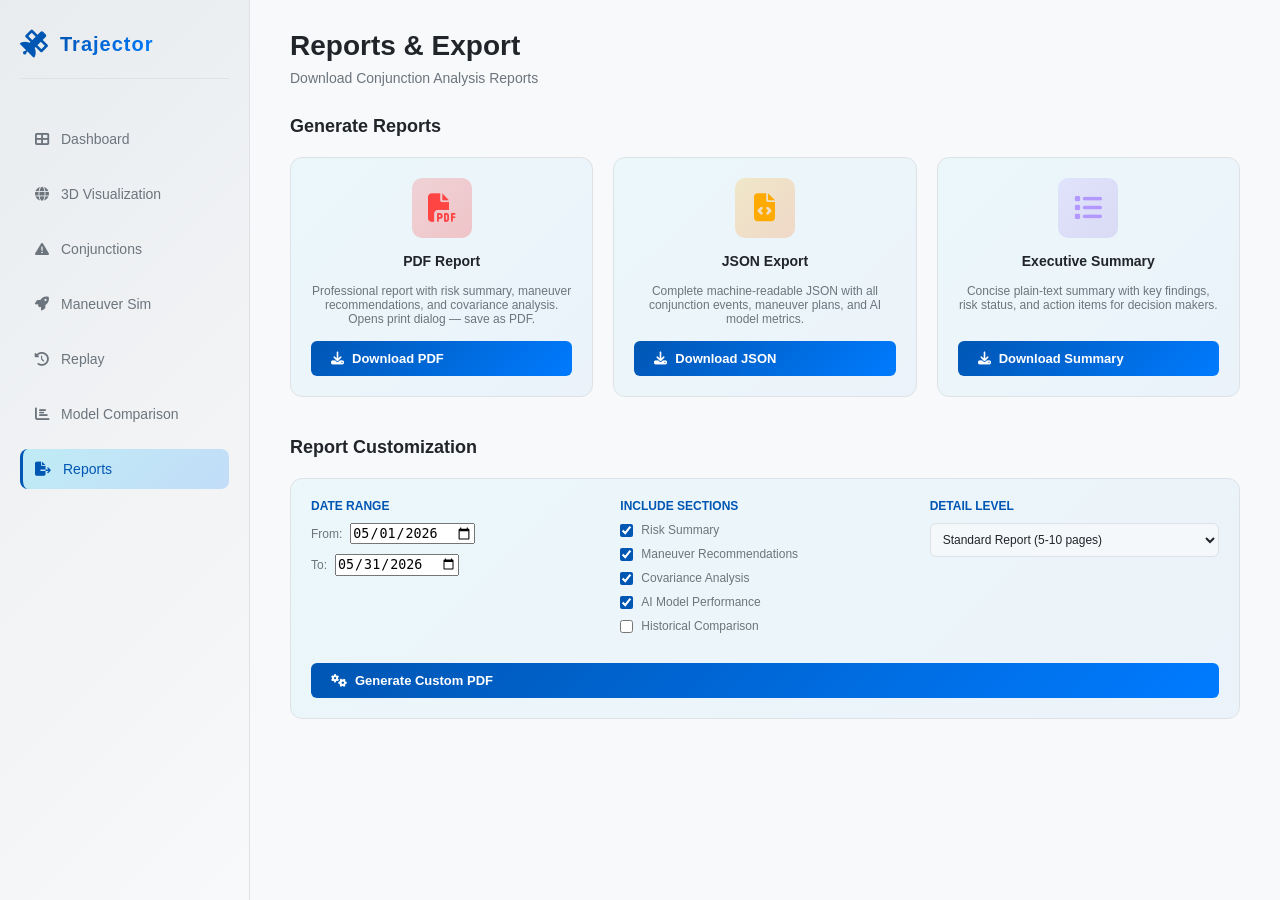
<file: frontend/pages/reports.html>
<!DOCTYPE html>
<html lang="en">
<head>
    <meta charset="UTF-8">
    <meta name="viewport" content="width=device-width, initial-scale=1.0">
    <title>Reports & Export - Trajector</title>
    <link rel="stylesheet" href="../css/main.css">
    <link rel="stylesheet" href="../css/constellation-reports.css">
    <link rel="stylesheet" href="https://cdnjs.cloudflare.com/ajax/libs/font-awesome/6.4.0/css/all.min.css">
</head>
<body>
    <div class="container-fluid">
        <nav class="sidebar">
            <div class="logo">
                <i class="fas fa-satellite"></i>
                <h1>Trajector</h1>
            </div>
            <ul class="nav-menu">
                <li><a href="../index.html"><i class="fas fa-th-large"></i> Dashboard</a></li>
                <li><a href="visualization.html"><i class="fas fa-globe"></i> 3D Visualization</a></li>
                <li><a href="conjunction-analysis.html"><i class="fas fa-exclamation-triangle"></i> Conjunctions</a></li>
                <li><a href="maneuver-simulator.html"><i class="fas fa-rocket"></i> Maneuver Sim</a></li>
                <li><a href="historical-replay.html"><i class="fas fa-history"></i> Replay</a></li>
                <li><a href="model-comparison.html"><i class="fas fa-chart-bar"></i> Model Comparison</a></li>
                <li><a href="reports.html" class="active"><i class="fas fa-file-export"></i> Reports</a></li>
            </ul>
        </nav>

        <main class="main-content">
            <header class="top-header">
                <div class="header-left">
                    <h2>Reports & Export</h2>
                    <p class="subtitle">Download Conjunction Analysis Reports</p>
                </div>
            </header>

            <!-- Report Generation — 3 cards only -->
            <section class="report-section">
                <h3>Generate Reports</h3>
                <div class="report-grid" style="grid-template-columns: repeat(3, 1fr);">
                    <div class="report-card">
                        <div class="report-icon pdf">
                            <i class="fas fa-file-pdf"></i>
                        </div>
                        <h4>PDF Report</h4>
                        <p>Professional report with risk summary, maneuver recommendations, and covariance analysis. Opens print dialog — save as PDF.</p>
                        <button class="btn-primary" onclick="generatePDFReport()">
                            <i class="fas fa-download"></i> Download PDF
                        </button>
                    </div>

                    <div class="report-card">
                        <div class="report-icon json">
                            <i class="fas fa-file-code"></i>
                        </div>
                        <h4>JSON Export</h4>
                        <p>Complete machine-readable JSON with all conjunction events, maneuver plans, and AI model metrics.</p>
                        <button class="btn-primary" onclick="generateJSONReport()">
                            <i class="fas fa-download"></i> Download JSON
                        </button>
                    </div>

                    <div class="report-card">
                        <div class="report-icon summary">
                            <i class="fas fa-list"></i>
                        </div>
                        <h4>Executive Summary</h4>
                        <p>Concise plain-text summary with key findings, risk status, and action items for decision makers.</p>
                        <button class="btn-primary" onclick="generateSummaryReport()">
                            <i class="fas fa-download"></i> Download Summary
                        </button>
                    </div>
                </div>
            </section>

            <!-- Report Customization -->
            <section class="customization-section">
                <h3>Report Customization</h3>
                <div class="customization-panel">
                    <div class="custom-group">
                        <h4>Date Range</h4>
                        <label>From: <input type="date" id="report-date-from" value="2026-05-01"></label>
                        <label>To: <input type="date" id="report-date-to" value="2026-05-31"></label>
                    </div>

                    <div class="custom-group">
                        <h4>Include Sections</h4>
                        <label><input type="checkbox" id="inc-risk" checked> Risk Summary</label>
                        <label><input type="checkbox" id="inc-maneuver" checked> Maneuver Recommendations</label>
                        <label><input type="checkbox" id="inc-cov" checked> Covariance Analysis</label>
                        <label><input type="checkbox" id="inc-ai" checked> AI Model Performance</label>
                        <label><input type="checkbox" id="inc-hist"> Historical Comparison</label>
                    </div>

                    <div class="custom-group">
                        <h4>Detail Level</h4>
                        <select id="detail-level">
                            <option value="executive">Executive Summary (1-2 pages)</option>
                            <option value="standard" selected>Standard Report (5-10 pages)</option>
                            <option value="detailed">Detailed Report (15-20 pages)</option>
                        </select>
                    </div>

                    <button class="btn-primary" onclick="generatePDFReport()">
                        <i class="fas fa-cogs"></i> Generate Custom PDF
                    </button>
                </div>
            </section>
        </main>
    </div>

    <script src="../js/utils.js"></script>
    <script src="../js/reports.js"></script>
</body>
</html>
</file>
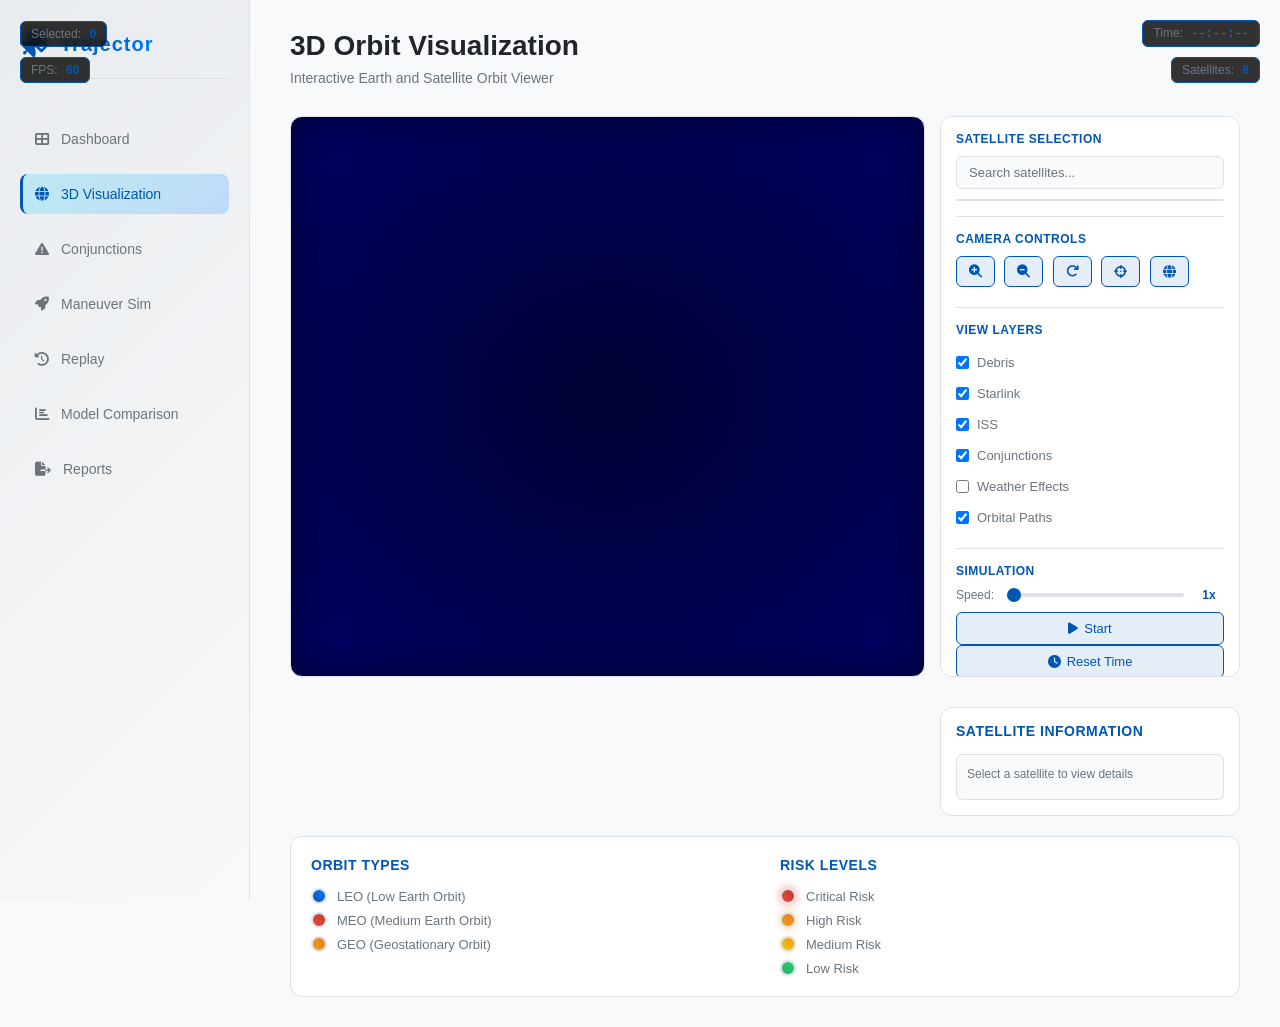
<file: frontend/pages/visualization.html>
<!DOCTYPE html>
<html lang="en">
<head>
    <meta charset="UTF-8">
    <meta name="viewport" content="width=device-width, initial-scale=1.0">
    <title>3D Visualization - Trajector</title>
    <link rel="stylesheet" href="../css/main.css">
    <link rel="stylesheet" href="../css/visualization.css">
    <link rel="stylesheet" href="https://cdnjs.cloudflare.com/ajax/libs/font-awesome/6.4.0/css/all.min.css">
</head>
<body>
    <div class="container-fluid">
        <!-- Sidebar Navigation (same as main) -->
        <nav class="sidebar">
            <div class="logo">
                <i class="fas fa-satellite"></i>
                <h1>Trajector</h1>
            </div>
            <ul class="nav-menu">
                <li><a href="../index.html"><i class="fas fa-th-large"></i> Dashboard</a></li>
                <li><a href="visualization.html" class="active"><i class="fas fa-globe"></i> 3D Visualization</a></li>
                <li><a href="conjunction-analysis.html"><i class="fas fa-exclamation-triangle"></i> Conjunctions</a></li>
                <li><a href="maneuver-simulator.html"><i class="fas fa-rocket"></i> Maneuver Sim</a></li>
                <li><a href="historical-replay.html"><i class="fas fa-history"></i> Replay</a></li>
                <li><a href="model-comparison.html"><i class="fas fa-chart-bar"></i> Model Comparison</a></li>
                <li><a href="reports.html"><i class="fas fa-file-export"></i> Reports</a></li>
            </ul>
        </nav>

        <main class="main-content">
            <header class="top-header">
                <div class="header-left">
                    <h2>3D Orbit Visualization</h2>
                    <p class="subtitle">Interactive Earth and Satellite Orbit Viewer</p>
                </div>
                <div class="header-right">
                    <div class="time-display" id="current-time"></div>
                </div>
            </header>

            <div class="visualization-container">
                <!-- 3D Canvas -->
                <div id="canvas-container" class="canvas-container"></div>

                <!-- Control Panel -->
                <div class="control-panel">
                    <!-- Satellite Search and Selection -->
                    <div class="panel-section">
                        <h4>Satellite Selection</h4>
                        <div class="search-container">
                            <input type="text" id="satellite-search" placeholder="Search satellites..." class="search-input">
                        </div>
                        <div id="satellite-list" class="satellite-list">
                            <!-- Satellite list will be populated by JavaScript -->
                        </div>
                    </div>

                    <!-- Camera Controls -->
                    <div class="panel-section">
                        <h4>Camera Controls</h4>
                        <button class="control-btn" id="btn-zoom-in" title="Zoom In">
                            <i class="fas fa-search-plus"></i>
                        </button>
                        <button class="control-btn" id="btn-zoom-out" title="Zoom Out">
                            <i class="fas fa-search-minus"></i>
                        </button>
                        <button class="control-btn" id="btn-rotate-reset" title="Reset View">
                            <i class="fas fa-redo"></i>
                        </button>
                        <button class="control-btn" id="btn-follow-satellite" title="Follow Satellite">
                            <i class="fas fa-crosshairs"></i>
                        </button>
                        <button class="control-btn" id="btn-earth-view" title="Earth View">
                            <i class="fas fa-globe"></i>
                        </button>
                    </div>

                    <!-- View Layers -->
                    <div class="panel-section">
                        <h4>View Layers</h4>
                        <label class="checkbox-label">
                            <input type="checkbox" id="layer-debris" checked>
                            <span>Debris</span>
                        </label>
                        <label class="checkbox-label">
                            <input type="checkbox" id="layer-starlink" checked>
                            <span>Starlink</span>
                        </label>
                        <label class="checkbox-label">
                            <input type="checkbox" id="layer-iss" checked>
                            <span>ISS</span>
                        </label>
                        <label class="checkbox-label">
                            <input type="checkbox" id="layer-conjunctions" checked>
                            <span>Conjunctions</span>
                        </label>
                        <label class="checkbox-label">
                            <input type="checkbox" id="layer-weather" unchecked>
                            <span>Weather Effects</span>
                        </label>
                        <label class="checkbox-label">
                            <input type="checkbox" id="layer-orbits" checked>
                            <span>Orbital Paths</span>
                        </label>
                    </div>

                    <!-- Simulation Controls -->
                    <div class="panel-section">
                        <h4>Simulation</h4>
                        <div class="speed-control">
                            <label>Speed:</label>
                            <input type="range" id="time-speed" min="0.1" max="100" value="1" step="0.1">
                            <span id="speed-value">1x</span>
                        </div>
                        <button class="control-btn full-width" id="btn-play-pause">
                            <i class="fas fa-play"></i> Start
                        </button>
                        <button class="control-btn full-width" id="btn-reset-time">
                            <i class="fas fa-clock"></i> Reset Time
                        </button>
                    </div>
                </div>

                <!-- Satellite Information Panel -->
                <div class="info-panel">
                    <div class="panel-header">
                        <h4>Satellite Information</h4>
                    </div>
                    <div id="satellite-info" class="satellite-info">
                        <p>Select a satellite to view details</p>
                    </div>
                </div>

                <!-- HUD Overlay -->
                <div class="hud-overlay">
                    <div class="hud-top">
                        <div class="hud-item">
                            <span class="hud-label">Selected:</span>
                            <span id="hud-selected-count">0</span>
                        </div>
                        <div class="hud-item">
                            <span class="hud-label">Time:</span>
                            <span id="hud-time">--:--:--</span>
                        </div>
                    </div>
                    <div class="hud-bottom">
                        <div class="hud-item">
                            <span class="hud-label">FPS:</span>
                            <span id="hud-fps">60</span>
                        </div>
                        <div class="hud-item">
                            <span class="hud-label">Satellites:</span>
                            <span id="hud-satellite-count">8</span>
                        </div>
                    </div>
                </div>
            </div>

            <!-- Legend -->
            <div class="visualization-legend">
                <div class="legend-section">
                    <h4>Orbit Types</h4>
                    <div class="legend-items">
                        <div class="legend-item">
                            <div class="legend-marker leo"></div>
                            <span>LEO (Low Earth Orbit)</span>
                        </div>
                        <div class="legend-item">
                            <div class="legend-marker meo"></div>
                            <span>MEO (Medium Earth Orbit)</span>
                        </div>
                        <div class="legend-item">
                            <div class="legend-marker geo"></div>
                            <span>GEO (Geostationary Orbit)</span>
                        </div>
                    </div>
                </div>

                <div class="legend-section">
                    <h4>Risk Levels</h4>
                    <div class="legend-items">
                        <div class="legend-item">
                            <div class="legend-marker critical"></div>
                            <span>Critical Risk</span>
                        </div>
                        <div class="legend-item">
                            <div class="legend-marker high"></div>
                            <span>High Risk</span>
                        </div>
                        <div class="legend-item">
                            <div class="legend-marker medium"></div>
                            <span>Medium Risk</span>
                        </div>
                        <div class="legend-item">
                            <div class="legend-marker low"></div>
                            <span>Low Risk</span>
                        </div>
                    </div>
                </div>
            </div>
        </main>
    </div>

    <!-- CesiumJS -->
    <script src="https://cesium.com/downloads/cesiumjs/releases/1.115/Build/Cesium/Cesium.js"></script>
    <link rel="stylesheet" href="https://cesium.com/downloads/cesiumjs/releases/1.115/Build/Cesium/Widgets/widgets.css">
    <script src="../js/utils.js"></script>
    <script src="../js/visualization-cesium.js"></script>
</body>
</html>
</file>
<file: frontend/css/main.css>
/* Global Styles */
* {
    margin: 0;
    padding: 0;
    box-sizing: border-box;
}

:root {
    --primary-color: #0056b3;
    --secondary-color: #007bff;
    --danger-color: #ff4444;
    --warning-color: #ffaa00;
    --success-color: #00cc44;
    --bg-dark: #ffffff;
    --bg-darker: #f8f9fa;
    --bg-light: #e9ecef;
    --text-primary: #212529;
    --text-secondary: #6c757d;
    --border-color: #dee2e6;
    --shadow: 0 8px 32px rgba(0, 0, 0, 0.05);
}

body {
    font-family: 'Segoe UI', Tahoma, Geneva, Verdana, sans-serif;
    background-color: var(--bg-dark);
    color: var(--text-primary);
    overflow-x: hidden;
}

.container-fluid {
    display: flex;
    min-height: 100vh;
    background-color: var(--bg-darker);
}

/* Sidebar Navigation */
.sidebar {
    width: 250px;
    background: linear-gradient(135deg, var(--bg-light) 0%, var(--bg-darker) 100%);
    border-right: 1px solid var(--border-color);
    padding: 30px 20px;
    position: fixed;
    height: 100vh;
    overflow-y: auto;
    z-index: 1000;
}

.sidebar .logo {
    display: flex;
    align-items: center;
    gap: 12px;
    margin-bottom: 40px;
    padding-bottom: 20px;
    border-bottom: 1px solid var(--border-color);
}

.sidebar .logo i {
    font-size: 28px;
    color: var(--primary-color);
}

.sidebar .logo h1 {
    font-size: 20px;
    font-weight: 700;
    letter-spacing: 1px;
    background: linear-gradient(135deg, var(--primary-color), var(--secondary-color));
    -webkit-background-clip: text;
    -webkit-text-fill-color: transparent;
    background-clip: text;
}

.nav-menu {
    list-style: none;
}

.nav-menu li {
    margin-bottom: 15px;
}

.nav-menu a {
    display: flex;
    align-items: center;
    gap: 12px;
    padding: 12px 15px;
    color: var(--text-secondary);
    text-decoration: none;
    border-radius: 8px;
    transition: all 0.3s ease;
    font-size: 14px;
    font-weight: 500;
}

.nav-menu a:hover {
    background-color: rgba(0, 212, 255, 0.1);
    color: var(--primary-color);
    padding-left: 20px;
}

.nav-menu a.active {
    background: linear-gradient(135deg, rgba(0, 212, 255, 0.2), rgba(0, 128, 255, 0.2));
    color: var(--primary-color);
    border-left: 3px solid var(--primary-color);
    padding-left: 12px;
}

/* Main Content */
.main-content {
    margin-left: 250px;
    padding: 30px 40px;
    width: calc(100% - 250px);
    background-color: var(--bg-darker);
    overflow-y: auto;
}

/* Header */
.top-header {
    display: flex;
    justify-content: space-between;
    align-items: flex-start;
    margin-bottom: 30px;
}

.header-left h2 {
    font-size: 28px;
    font-weight: 700;
    margin-bottom: 8px;
    color: var(--text-primary);
}

.header-left .subtitle {
    color: var(--text-secondary);
    font-size: 14px;
}

.header-right {
    display: flex;
    align-items: center;
    gap: 20px;
}

.time-display {
    font-size: 16px;
    font-weight: 500;
    color: var(--primary-color);
}

.btn-settings {
    background: rgba(0, 212, 255, 0.1);
    border: 1px solid var(--primary-color);
    color: var(--primary-color);
    width: 40px;
    height: 40px;
    border-radius: 50%;
    cursor: pointer;
    display: flex;
    align-items: center;
    justify-content: center;
    transition: all 0.3s ease;
}

.btn-settings:hover {
    background: rgba(0, 212, 255, 0.2);
    transform: rotate(90deg);
}

/* Status Bar */
.status-bar {
    display: flex;
    gap: 30px;
    margin-bottom: 30px;
    padding: 15px 20px;
    background: rgba(0, 212, 255, 0.05);
    border: 1px solid var(--border-color);
    border-radius: 10px;
}

.status-item {
    display: flex;
    align-items: center;
    gap: 8px;
    font-size: 13px;
    color: var(--text-secondary);
}

.status-item .status-dot {
    width: 8px;
    height: 8px;
    background-color: var(--success-color);
    border-radius: 50%;
    animation: pulse 2s infinite;
}

@keyframes pulse {
    0%, 100% {
        opacity: 1;
    }
    50% {
        opacity: 0.5;
    }
}

.status-item strong {
    color: var(--primary-color);
}

/* Buttons */
.btn-primary,
.btn-secondary,
.btn-small {
    padding: 10px 20px;
    border: none;
    border-radius: 6px;
    cursor: pointer;
    font-size: 13px;
    font-weight: 600;
    transition: all 0.3s ease;
    display: inline-flex;
    align-items: center;
    gap: 8px;
}

.btn-primary {
    background: linear-gradient(135deg, var(--primary-color), var(--secondary-color));
    color: var(--bg-dark);
}

.btn-primary:hover {
    transform: translateY(-2px);
    box-shadow: 0 8px 16px rgba(0, 212, 255, 0.3);
}

.btn-secondary {
    background: transparent;
    color: var(--primary-color);
    border: 1px solid var(--primary-color);
}

.btn-secondary:hover {
    background: rgba(0, 212, 255, 0.1);
}

.btn-small {
    padding: 8px 16px;
    font-size: 12px;
}

/* Scrollbar */
::-webkit-scrollbar {
    width: 8px;
    height: 8px;
}

::-webkit-scrollbar-track {
    background: var(--bg-light);
}

::-webkit-scrollbar-thumb {
    background: var(--primary-color);
    border-radius: 4px;
}

::-webkit-scrollbar-thumb:hover {
    background: var(--secondary-color);
}

/* Responsive */
@media (max-width: 1200px) {
    .sidebar {
        width: 200px;
    }

    .main-content {
        margin-left: 200px;
        width: calc(100% - 200px);
        padding: 20px 30px;
    }
}

@media (max-width: 768px) {
    .sidebar {
        position: fixed;
        width: 100%;
        height: auto;
        border-right: none;
        border-bottom: 1px solid var(--border-color);
        padding: 15px 20px;
        z-index: 1000;
    }

    .sidebar .logo h1 {
        display: none;
    }

    .nav-menu {
        display: flex;
        gap: 10px;
        overflow-x: auto;
    }

    .nav-menu li {
        margin-bottom: 0;
    }

    .nav-menu a {
        white-space: nowrap;
    }

    .main-content {
        margin-left: 0;
        width: 100%;
        padding: 100px 20px 20px;
    }

    .top-header {
        flex-direction: column;
        gap: 15px;
    }

    .header-right {
        width: 100%;
        justify-content: space-between;
    }
}
</file>
<file: frontend/css/constellation-reports.css>
/* Shared styles for Constellation View, Historical Replay, and Reports */

/* Network & Cascading Sections */
.constellation-layout {
    display: grid;
    grid-template-columns: 1fr 350px;
    gap: 20px;
    margin-bottom: 30px;
}

.network-section,
.cascading-section {
    background: linear-gradient(135deg, rgba(0, 212, 255, 0.05), rgba(0, 128, 255, 0.05));
    border: 1px solid var(--border-color);
    border-radius: 12px;
    padding: 20px;
}

.network-section h3,
.cascading-section h3 {
    font-size: 16px;
    font-weight: 600;
    margin-bottom: 15px;
    color: var(--primary-color);
}

#networkGraph {
    width: 100%;
    height: 400px;
    background: rgba(248, 249, 250, 0.8);
    border-radius: 8px;
    margin-bottom: 10px;
}

.graph-note {
    font-size: 12px;
    color: var(--text-secondary);
    text-align: center;
}

/* Risk Items */
.risk-items {
    display: flex;
    flex-direction: column;
    gap: 12px;
}

.risk-item {
    background: rgba(248, 249, 250, 0.8);
    border-left: 4px solid;
    border-radius: 8px;
    padding: 12px;
    font-size: 12px;
    color: var(--text-secondary);
}

.risk-item.critical {
    border-left-color: var(--danger-color);
}

.risk-item.high {
    border-left-color: var(--warning-color);
}

.risk-item.medium {
    border-left-color: var(--primary-color);
}

.risk-header {
    display: flex;
    justify-content: space-between;
    align-items: center;
    margin-bottom: 8px;
    font-weight: 600;
}

.risk-id {
    color: var(--text-primary);
}

.risk-level {
    font-size: 10px;
    padding: 2px 8px;
    border-radius: 3px;
    background: rgba(248, 249, 250, 0.9);
}

.risk-item.critical .risk-level {
    background: rgba(255, 68, 68, 0.2);
    color: var(--danger-color);
}

.risk-item.high .risk-level {
    background: rgba(255, 170, 0, 0.2);
    color: var(--warning-color);
}

.risk-item p {
    margin-bottom: 6px;
}

.risk-item p:last-of-type {
    margin-bottom: 8px;
}

.action-item {
    display: flex;
    gap: 8px;
}

/* Kessler Section */
.kessler-section {
    margin-bottom: 40px;
}

.kessler-section h3 {
    font-size: 18px;
    font-weight: 600;
    margin-bottom: 20px;
    color: var(--text-primary);
}

.kessler-grid {
    display: grid;
    grid-template-columns: repeat(auto-fit, minmax(280px, 1fr));
    gap: 20px;
}

.kessler-card {
    background: linear-gradient(135deg, rgba(0, 212, 255, 0.05), rgba(0, 128, 255, 0.05));
    border: 1px solid var(--border-color);
    border-radius: 12px;
    padding: 20px;
}

.kessler-card h4 {
    font-size: 13px;
    font-weight: 600;
    margin-bottom: 15px;
    color: var(--primary-color);
    text-transform: uppercase;
}

.metric-large {
    font-size: 32px;
    font-weight: 700;
    color: var(--primary-color);
    margin: 10px 0;
}

.metric-label {
    font-size: 12px;
    color: var(--text-secondary);
    margin-bottom: 10px;
}

.risk-gauge {
    background: rgba(248, 249, 250, 0.8);
    border-radius: 8px;
    height: 30px;
    margin-bottom: 10px;
    overflow: hidden;
    position: relative;
}

.gauge-fill {
    height: 100%;
    background: linear-gradient(90deg, var(--warning-color), var(--danger-color));
}

.gauge-label {
    position: absolute;
    left: 50%;
    top: 50%;
    transform: translate(-50%, -50%);
    font-size: 12px;
    font-weight: 600;
    color: var(--text-primary);
}

.precursor-zones {
    display: flex;
    flex-direction: column;
    gap: 8px;
}

.zone {
    display: flex;
    justify-content: space-between;
    align-items: center;
    padding: 8px;
    background: rgba(248, 249, 250, 0.8);
    border-radius: 4px;
    font-size: 12px;
}

.zone-name {
    color: var(--text-secondary);
}

.zone-risk {
    font-size: 10px;
    font-weight: 600;
    padding: 2px 6px;
    border-radius: 3px;
    background: rgba(255, 170, 0, 0.2);
    color: var(--warning-color);
}

.mitigation-list {
    list-style: none;
    padding: 0;
}

.mitigation-list li {
    font-size: 12px;
    color: var(--text-secondary);
    padding: 6px 0;
    border-bottom: 1px solid rgba(0, 212, 255, 0.1);
}

.mitigation-list li:last-child {
    border-bottom: none;
}

.mitigation-list strong {
    color: var(--text-primary);
}

/* Timeline */
.timeline-section {
    margin-bottom: 40px;
}

.timeline-section h3 {
    font-size: 18px;
    font-weight: 600;
    margin-bottom: 20px;
    color: var(--text-primary);
}

.timeline {
    position: relative;
    padding: 20px 0;
}

.timeline::before {
    content: '';
    position: absolute;
    left: 30px;
    top: 0;
    bottom: 0;
    width: 2px;
    background: linear-gradient(180deg, var(--primary-color), transparent);
}

.timeline-item {
    margin-bottom: 30px;
    margin-left: 80px;
    position: relative;
}

.timeline-dot {
    position: absolute;
    left: -50px;
    top: 5px;
    width: 18px;
    height: 18px;
    border-radius: 50%;
    background: rgba(248, 249, 250, 0.9);
    border: 2px solid var(--border-color);
}

.timeline-item.past .timeline-dot {
    background: var(--primary-color);
    border-color: var(--primary-color);
}

.timeline-item.current .timeline-dot {
    background: var(--primary-color);
    border-color: var(--primary-color);
    width: 24px;
    height: 24px;
    left: -52px;
    top: 2px;
    box-shadow: 0 0 12px var(--primary-color);
}

.timeline-item.future .timeline-dot {
    background: rgba(0, 212, 255, 0.1);
}

.timeline-content {
    background: linear-gradient(135deg, rgba(0, 212, 255, 0.05), rgba(0, 128, 255, 0.05));
    border: 1px solid var(--border-color);
    border-radius: 8px;
    padding: 15px;
}

.timeline-content h4 {
    font-size: 13px;
    font-weight: 600;
    color: var(--text-primary);
    margin-bottom: 5px;
}

.timeline-content p {
    font-size: 12px;
    color: var(--text-secondary);
    margin: 0;
}

/* Animation Section */
.animation-section {
    margin-bottom: 40px;
}

.animation-section h3 {
    font-size: 18px;
    font-weight: 600;
    margin-bottom: 15px;
    color: var(--text-primary);
}

.animation-container {
    background: linear-gradient(135deg, rgba(0, 212, 255, 0.05), rgba(0, 128, 255, 0.05));
    border: 1px solid var(--border-color);
    border-radius: 12px;
    padding: 20px;
}

#trajectoryAnimation {
    width: 100%;
    height: 350px;
    background: #f0f7ff;
    border-radius: 8px;
    margin-bottom: 15px;
    display: block;
}

.animation-controls {
    display: flex;
    align-items: center;
    gap: 10px;
}

.progress-bar {
    flex: 1;
    height: 6px;
    background: rgba(248, 249, 250, 0.8);
    border-radius: 3px;
    overflow: hidden;
}

.progress-fill {
    height: 100%;
    background: linear-gradient(90deg, var(--primary-color), var(--secondary-color));
    width: 35%;
}

#anim-time {
    font-size: 12px;
    color: var(--text-secondary);
    min-width: 40px;
}

/* Decision Section */
.decision-section {
    margin-bottom: 40px;
}

.decision-section h3 {
    font-size: 18px;
    font-weight: 600;
    margin-bottom: 20px;
    color: var(--text-primary);
}

.decision-grid {
    display: grid;
    grid-template-columns: repeat(auto-fit, minmax(300px, 1fr));
    gap: 20px;
}

.decision-card {
    background: linear-gradient(135deg, rgba(0, 212, 255, 0.05), rgba(0, 128, 255, 0.05));
    border: 1px solid var(--border-color);
    border-radius: 12px;
    padding: 20px;
}

.decision-card h4 {
    font-size: 13px;
    font-weight: 600;
    color: var(--primary-color);
    margin-bottom: 12px;
    text-transform: uppercase;
}

.decision-content p {
    font-size: 12px;
    color: var(--text-secondary);
    margin-bottom: 8px;
}

.decision-content p:last-child {
    margin-bottom: 0;
}

.decision-content strong {
    color: var(--text-primary);
}

/* Comparison Section */
.comparison-section {
    margin-bottom: 40px;
}

.comparison-section h3 {
    font-size: 18px;
    font-weight: 600;
    margin-bottom: 20px;
    color: var(--text-primary);
}

.comparison-table {
    background: linear-gradient(135deg, rgba(0, 212, 255, 0.05), rgba(0, 128, 255, 0.05));
    border: 1px solid var(--border-color);
    border-radius: 12px;
    overflow: hidden;
}

table {
    width: 100%;
    border-collapse: collapse;
}

table thead {
    background: rgba(248, 249, 250, 0.8);
}

table th {
    padding: 12px;
    text-align: left;
    font-size: 12px;
    font-weight: 600;
    color: var(--primary-color);
    text-transform: uppercase;
    border-bottom: 2px solid var(--border-color);
}

table td {
    padding: 12px;
    font-size: 12px;
    color: var(--text-secondary);
    border-bottom: 1px solid var(--border-color);
}

table tr:last-child td {
    border-bottom: none;
}

table tr.selected {
    background: rgba(0, 212, 255, 0.05);
}

.badge {
    display: inline-block;
    padding: 3px 8px;
    border-radius: 3px;
    font-size: 10px;
    font-weight: 600;
    background: rgba(0, 212, 255, 0.2);
    color: var(--primary-color);
}

.badge.success {
    background: rgba(0, 204, 68, 0.2);
    color: var(--success-color);
}

/* Report Section */
.report-section,
.customization-section,
.templates-section,
.history-section {
    margin-bottom: 40px;
}

.report-section h3,
.customization-section h3,
.templates-section h3,
.history-section h3 {
    font-size: 18px;
    font-weight: 600;
    margin-bottom: 20px;
    color: var(--text-primary);
}

.report-grid {
    display: grid;
    grid-template-columns: repeat(auto-fit, minmax(280px, 1fr));
    gap: 20px;
}

.report-card {
    background: linear-gradient(135deg, rgba(0, 212, 255, 0.05), rgba(0, 128, 255, 0.05));
    border: 1px solid var(--border-color);
    border-radius: 12px;
    padding: 20px;
    text-align: center;
    display: flex;
    flex-direction: column;
    gap: 15px;
}

.report-icon {
    width: 60px;
    height: 60px;
    border-radius: 10px;
    display: flex;
    align-items: center;
    justify-content: center;
    font-size: 28px;
    margin: 0 auto;
}

.report-icon.pdf {
    background: linear-gradient(135deg, rgba(255, 68, 68, 0.2), rgba(255, 0, 0, 0.2));
    color: var(--danger-color);
}

.report-icon.json {
    background: linear-gradient(135deg, rgba(255, 170, 0, 0.2), rgba(255, 100, 0, 0.2));
    color: var(--warning-color);
}

.report-icon.html {
    background: linear-gradient(135deg, rgba(100, 200, 255, 0.2), rgba(0, 150, 255, 0.2));
    color: #64c8ff;
}

.report-icon.cdm {
    background: linear-gradient(135deg, rgba(0, 212, 255, 0.2), rgba(0, 128, 255, 0.2));
    color: var(--primary-color);
}

.report-icon.csv {
    background: linear-gradient(135deg, rgba(0, 204, 68, 0.2), rgba(0, 170, 50, 0.2));
    color: var(--success-color);
}

.report-icon.summary {
    background: linear-gradient(135deg, rgba(179, 153, 255, 0.2), rgba(147, 112, 219, 0.2));
    color: #b399ff;
}

.report-card h4 {
    font-size: 14px;
    font-weight: 600;
    color: var(--text-primary);
}

.report-card p {
    font-size: 12px;
    color: var(--text-secondary);
}

.report-card button {
    margin-top: auto;
}

/* Customization Panel */
.customization-panel {
    background: linear-gradient(135deg, rgba(0, 212, 255, 0.05), rgba(0, 128, 255, 0.05));
    border: 1px solid var(--border-color);
    border-radius: 12px;
    padding: 20px;
    display: grid;
    grid-template-columns: repeat(auto-fit, minmax(250px, 1fr));
    gap: 20px;
}

.custom-group {
    display: flex;
    flex-direction: column;
    gap: 10px;
}

.custom-group h4 {
    font-size: 12px;
    font-weight: 600;
    color: var(--primary-color);
    text-transform: uppercase;
}

.custom-group label {
    display: flex;
    align-items: center;
    gap: 8px;
    font-size: 12px;
    color: var(--text-secondary);
    cursor: pointer;
}

.custom-group label input {
    cursor: pointer;
    accent-color: var(--primary-color);
}

.custom-group select {
    padding: 8px;
    background: rgba(248, 249, 250, 0.8);
    border: 1px solid var(--border-color);
    border-radius: 6px;
    color: var(--text-primary);
    font-size: 12px;
    font-family: inherit;
}

.customization-panel button {
    grid-column: 1 / -1;
    margin-top: 10px;
}

/* Template Grid */
.template-grid {
    display: grid;
    grid-template-columns: repeat(auto-fit, minmax(280px, 1fr));
    gap: 20px;
}

.template-card {
    background: linear-gradient(135deg, rgba(0, 212, 255, 0.05), rgba(0, 128, 255, 0.05));
    border: 1px solid var(--border-color);
    border-radius: 12px;
    padding: 20px;
    display: flex;
    flex-direction: column;
    gap: 12px;
}

.template-card h4 {
    font-size: 13px;
    font-weight: 600;
    color: var(--text-primary);
    display: flex;
    align-items: center;
    gap: 8px;
}

.template-card h4 i {
    color: var(--primary-color);
    font-size: 16px;
}

.template-card p {
    font-size: 12px;
    color: var(--text-secondary);
}

.template-card button {
    align-self: flex-start;
}

/* Report History */
.report-history {
    display: flex;
    flex-direction: column;
    gap: 15px;
}

.history-item {
    background: linear-gradient(135deg, rgba(0, 212, 255, 0.05), rgba(0, 128, 255, 0.05));
    border: 1px solid var(--border-color);
    border-radius: 12px;
    padding: 15px;
    display: grid;
    grid-template-columns: 150px 1fr 200px;
    gap: 15px;
    align-items: center;
}

.history-date {
    font-size: 12px;
    font-weight: 600;
    color: var(--primary-color);
}

.history-details h5 {
    font-size: 13px;
    font-weight: 600;
    color: var(--text-primary);
    margin-bottom: 3px;
}

.history-details p {
    font-size: 11px;
    color: var(--text-secondary);
}

.history-actions {
    display: flex;
    gap: 8px;
}

.history-actions button {
    padding: 6px 12px;
    font-size: 11px;
}

/* Export Section */
.export-section {
    margin-bottom: 30px;
}

.export-section h3 {
    font-size: 18px;
    font-weight: 600;
    margin-bottom: 15px;
    color: var(--text-primary);
}

.export-buttons,
.action-buttons {
    display: flex;
    gap: 12px;
    flex-wrap: wrap;
}

.export-buttons button,
.action-buttons button {
    flex: 1;
    min-width: 150px;
}

/* Responsive */
@media (max-width: 1200px) {
    .constellation-layout {
        grid-template-columns: 1fr;
    }

    .kessler-grid,
    .report-grid,
    .template-grid,
    .decision-grid {
        grid-template-columns: repeat(2, 1fr);
    }

    .history-item {
        grid-template-columns: 1fr;
        gap: 10px;
    }

    .history-actions {
        justify-content: flex-start;
    }
}

@media (max-width: 768px) {
    .kessler-grid,
    .report-grid,
    .template-grid,
    .decision-grid {
        grid-template-columns: 1fr;
    }

    .customization-panel {
        grid-template-columns: 1fr;
    }

    .export-buttons,
    .action-buttons {
        flex-direction: column;
    }

    .export-buttons button,
    .action-buttons button {
        width: 100%;
    }

    .timeline::before {
        left: 15px;
    }

    .timeline-item {
        margin-left: 50px;
    }

    .timeline-dot {
        left: -35px;
    }

    .timeline-item.current .timeline-dot {
        left: -37px;
    }
}
</file>
<file: frontend/css/visualization.css>
/* Advanced 3D Visualization Styles */

.visualization-container {
    display: grid;
    grid-template-columns: 1fr 320px 280px;
    gap: 15px;
    height: calc(100vh - 200px);
    margin-top: 20px;
}

.canvas-container {
    background: radial-gradient(ellipse at center, #000033 0%, #000066 100%);
    border: 1px solid var(--border-color);
    border-radius: 12px;
    position: relative;
    overflow: hidden;
    box-shadow: inset 0 0 40px rgba(0, 0, 0, 0.5);
    width: 100%;
    height: 100%;
    min-height: 400px;
}

.canvas-container canvas {
    width: 100%;
    height: 100%;
    display: block;
}

/* Control Panel */
.control-panel {
    display: flex;
    flex-direction: column;
    gap: 15px;
    background: #ffffff;
    border: 1px solid var(--border-color);
    border-radius: 12px;
    padding: 15px;
    height: fit-content;
    max-height: 100%;
    overflow-y: auto;
}

.panel-section {
    padding-bottom: 15px;
    border-bottom: 1px solid var(--border-color);
}

.panel-section:last-child {
    border-bottom: none;
    padding-bottom: 0;
}

.panel-section h4 {
    font-size: 12px;
    font-weight: 700;
    text-transform: uppercase;
    color: var(--primary-color);
    margin-bottom: 10px;
    letter-spacing: 0.5px;
}

/* Satellite Search */
.search-container {
    margin-bottom: 10px;
}

.search-input {
    width: 100%;
    padding: 8px 12px;
    border: 1px solid var(--border-color);
    border-radius: 6px;
    background: #f8fafc;
    color: var(--text-primary);
    font-size: 13px;
}

.search-input:focus {
    outline: none;
    border-color: var(--primary-color);
    box-shadow: 0 0 0 2px rgba(0, 86, 179, 0.2);
}

.search-input::placeholder {
    color: var(--text-secondary);
}

/* Satellite List */
.satellite-list {
    max-height: 300px;
    overflow-y: auto;
    border: 1px solid var(--border-color);
    border-radius: 6px;
    background: #f8fafc;
}

.satellite-item {
    display: flex;
    align-items: center;
    padding: 8px 12px;
    border-bottom: 1px solid var(--border-color);
    cursor: pointer;
    transition: all 0.3s ease;
}

.satellite-item:last-child {
    border-bottom: none;
}

.satellite-item:hover {
    background: rgba(0, 86, 179, 0.2);
}

.satellite-item.selected {
    background: rgba(0, 86, 179, 0.4);
    border-left: 3px solid var(--primary-color);
}

.satellite-color {
    width: 12px;
    height: 12px;
    border-radius: 50%;
    margin-right: 10px;
    flex-shrink: 0;
}

.satellite-info {
    flex: 1;
    min-width: 0;
}

.satellite-name {
    font-weight: 600;
    font-size: 12px;
    color: var(--text-primary);
    white-space: nowrap;
    overflow: hidden;
    text-overflow: ellipsis;
}

.satellite-type {
    font-size: 10px;
    color: var(--text-secondary);
    text-transform: uppercase;
    letter-spacing: 0.5px;
}

.satellite-status {
    display: flex;
    align-items: center;
    gap: 5px;
    font-size: 11px;
    color: var(--text-secondary);
}

.altitude {
    font-weight: 500;
}

/* Control Buttons */
.control-btn {
    background: rgba(0, 86, 179, 0.1);
    border: 1px solid var(--primary-color);
    color: var(--primary-color);
    padding: 8px 12px;
    border-radius: 6px;
    cursor: pointer;
    font-size: 13px;
    transition: all 0.3s ease;
    display: inline-flex;
    align-items: center;
    justify-content: center;
    gap: 6px;
    margin-right: 5px;
    margin-bottom: 5px;
}

.control-btn:hover {
    background: rgba(0, 86, 179, 0.2);
    box-shadow: 0 4px 12px rgba(0, 86, 179, 0.2);
    transform: translateY(-1px);
}

.control-btn.active {
    background: linear-gradient(135deg, var(--primary-color), var(--secondary-color));
    color: var(--bg-dark);
}

.control-btn.full-width {
    width: 100%;
    margin-right: 0;
    margin-bottom: 0;
}

/* Checkbox Labels */
.checkbox-label {
    display: flex;
    align-items: center;
    gap: 8px;
    padding: 8px 0;
    cursor: pointer;
    font-size: 13px;
    color: var(--text-secondary);
}

.checkbox-label input[type="checkbox"] {
    margin: 0;
}

/* Speed Control */
.speed-control {
    display: flex;
    align-items: center;
    gap: 10px;
    margin-bottom: 10px;
}

.speed-control label {
    font-size: 12px;
    color: var(--text-secondary);
    min-width: 40px;
}

.speed-control input[type="range"] {
    flex: 1;
}

#speed-value {
    font-size: 12px;
    color: var(--primary-color);
    font-weight: 600;
    min-width: 30px;
    text-align: center;
}

/* Info Panel */
.info-panel {
    background: #ffffff;
    border: 1px solid var(--border-color);
    border-radius: 12px;
    padding: 15px;
    height: fit-content;
}

.panel-header h4 {
    font-size: 14px;
    font-weight: 700;
    text-transform: uppercase;
    color: var(--primary-color);
    margin-bottom: 15px;
    letter-spacing: 0.5px;
}

.satellite-info {
    color: var(--text-primary);
    font-size: 13px;
    line-height: 1.5;
}

.satellite-details {
    margin-bottom: 15px;
    padding-bottom: 15px;
    border-bottom: 1px solid var(--border-color);
}

.satellite-details:last-child {
    border-bottom: none;
    margin-bottom: 0;
    padding-bottom: 0;
}

.satellite-details h4 {
    color: var(--primary-color);
    margin-bottom: 10px;
    font-size: 14px;
}

.detail-grid {
    display: grid;
    grid-template-columns: 1fr 1fr;
    gap: 5px 10px;
    font-size: 12px;
}

.detail-grid span:nth-child(odd) {
    color: var(--text-secondary);
    font-weight: 500;
}

.detail-grid span:nth-child(even) {
    color: var(--text-primary);
    text-align: right;
}

/* HUD Overlay */
.hud-overlay {
    position: absolute;
    top: 20px;
    left: 20px;
    right: 20px;
    pointer-events: none;
    z-index: 1000;
}

.hud-top, .hud-bottom {
    display: flex;
    justify-content: space-between;
    align-items: center;
    margin-bottom: 10px;
}

.hud-bottom {
    margin-bottom: 0;
    margin-top: 10px;
}

.hud-item {
    background: rgba(0, 0, 0, 0.8);
    border: 1px solid var(--primary-color);
    border-radius: 6px;
    padding: 5px 10px;
    font-size: 12px;
    color: var(--text-primary);
    backdrop-filter: blur(5px);
}

.hud-label {
    color: var(--text-secondary);
    margin-right: 5px;
}

#hud-selected-count, #hud-fps, #hud-satellite-count {
    color: var(--primary-color);
    font-weight: 600;
}

#hud-time {
    font-family: 'Courier New', monospace;
    color: var(--secondary-color);
}

/* Responsive Design */
@media (max-width: 1400px) {
    .visualization-container {
        grid-template-columns: 1fr 300px;
        grid-template-rows: 1fr auto;
    }

    .info-panel {
        grid-column: 2;
        grid-row: 2;
        margin-top: 15px;
    }
}

@media (max-width: 1024px) {
    .visualization-container {
        grid-template-columns: 1fr;
        grid-template-rows: 1fr auto auto;
    }

    .control-panel, .info-panel {
        grid-column: 1;
    }

    .control-panel {
        grid-row: 2;
    }

    .info-panel {
        grid-row: 3;
    }
}

@media (max-width: 768px) {
    .visualization-container {
        height: calc(100vh - 250px);
        gap: 10px;
    }

    .control-panel, .info-panel {
        max-height: 200px;
    }

    .satellite-list {
        max-height: 150px;
    }

    .hud-overlay {
        top: 10px;
        left: 10px;
        right: 10px;
    }

    .hud-item {
        padding: 3px 8px;
        font-size: 11px;
    }
}

/* Legend */
.visualization-legend {
    display: flex;
    gap: 30px;
    margin-top: 20px;
    padding: 20px;
    background: #ffffff;
    border: 1px solid var(--border-color);
    border-radius: 12px;
}

.legend-section {
    flex: 1;
}

.legend-section h4 {
    font-size: 14px;
    font-weight: 700;
    text-transform: uppercase;
    color: var(--primary-color);
    margin-bottom: 15px;
    letter-spacing: 0.5px;
}

.legend-items {
    display: flex;
    flex-direction: column;
    gap: 8px;
}

.legend-item {
    display: flex;
    align-items: center;
    gap: 10px;
    font-size: 13px;
    color: var(--text-secondary);
}

.legend-marker {
    width: 16px;
    height: 16px;
    border-radius: 50%;
    border: 2px solid var(--border-color);
}

.legend-marker.leo {
    background: linear-gradient(45deg, var(--primary-color), var(--secondary-color));
}

.legend-marker.meo {
    background: linear-gradient(45deg, #e74c3c, #c0392b);
}

.legend-marker.geo {
    background: linear-gradient(45deg, #f39c12, #e67e22);
}

.legend-marker.critical {
    background: linear-gradient(45deg, #e74c3c, #c0392b);
    box-shadow: 0 0 8px rgba(231, 76, 60, 0.6);
}

.legend-marker.high {
    background: linear-gradient(45deg, #f39c12, #e67e22);
    box-shadow: 0 0 6px rgba(243, 156, 18, 0.5);
}

.legend-marker.medium {
    background: linear-gradient(45deg, #f1c40f, #f39c12);
    box-shadow: 0 0 4px rgba(241, 196, 15, 0.4);
}

.legend-marker.low {
    background: linear-gradient(45deg, #27ae60, #2ecc71);
    box-shadow: 0 0 2px rgba(39, 174, 96, 0.3);
}

/* Range input styling */
.speed-control input[type="range"] {
    flex: 1;
    height: 4px;
    border-radius: 2px;
    background: var(--border-color);
    outline: none;
    -webkit-appearance: none;
}

.speed-control input[type="range"]::-webkit-slider-thumb {
    -webkit-appearance: none;
    width: 14px;
    height: 14px;
    border-radius: 50%;
    background: var(--primary-color);
    cursor: pointer;
}

.speed-control input[type="range"]::-moz-range-thumb {
    width: 14px;
    height: 14px;
    border-radius: 50%;
    background: var(--primary-color);
    cursor: pointer;
    border: none;
}

/* Satellite info panel in info-panel grid cell */
#satellite-info {
    background: #f8f9fa;
    border: 1px solid var(--border-color);
    border-radius: 6px;
    padding: 10px;
    font-size: 12px;
    color: var(--text-secondary);
    max-height: 160px;
    overflow-y: auto;
}

#satellite-info p { margin-bottom: 6px; }
#satellite-info h4 { color: var(--primary-color); margin-bottom: 8px; font-size: 14px; }
#satellite-info strong { color: var(--text-primary); }
</file>
